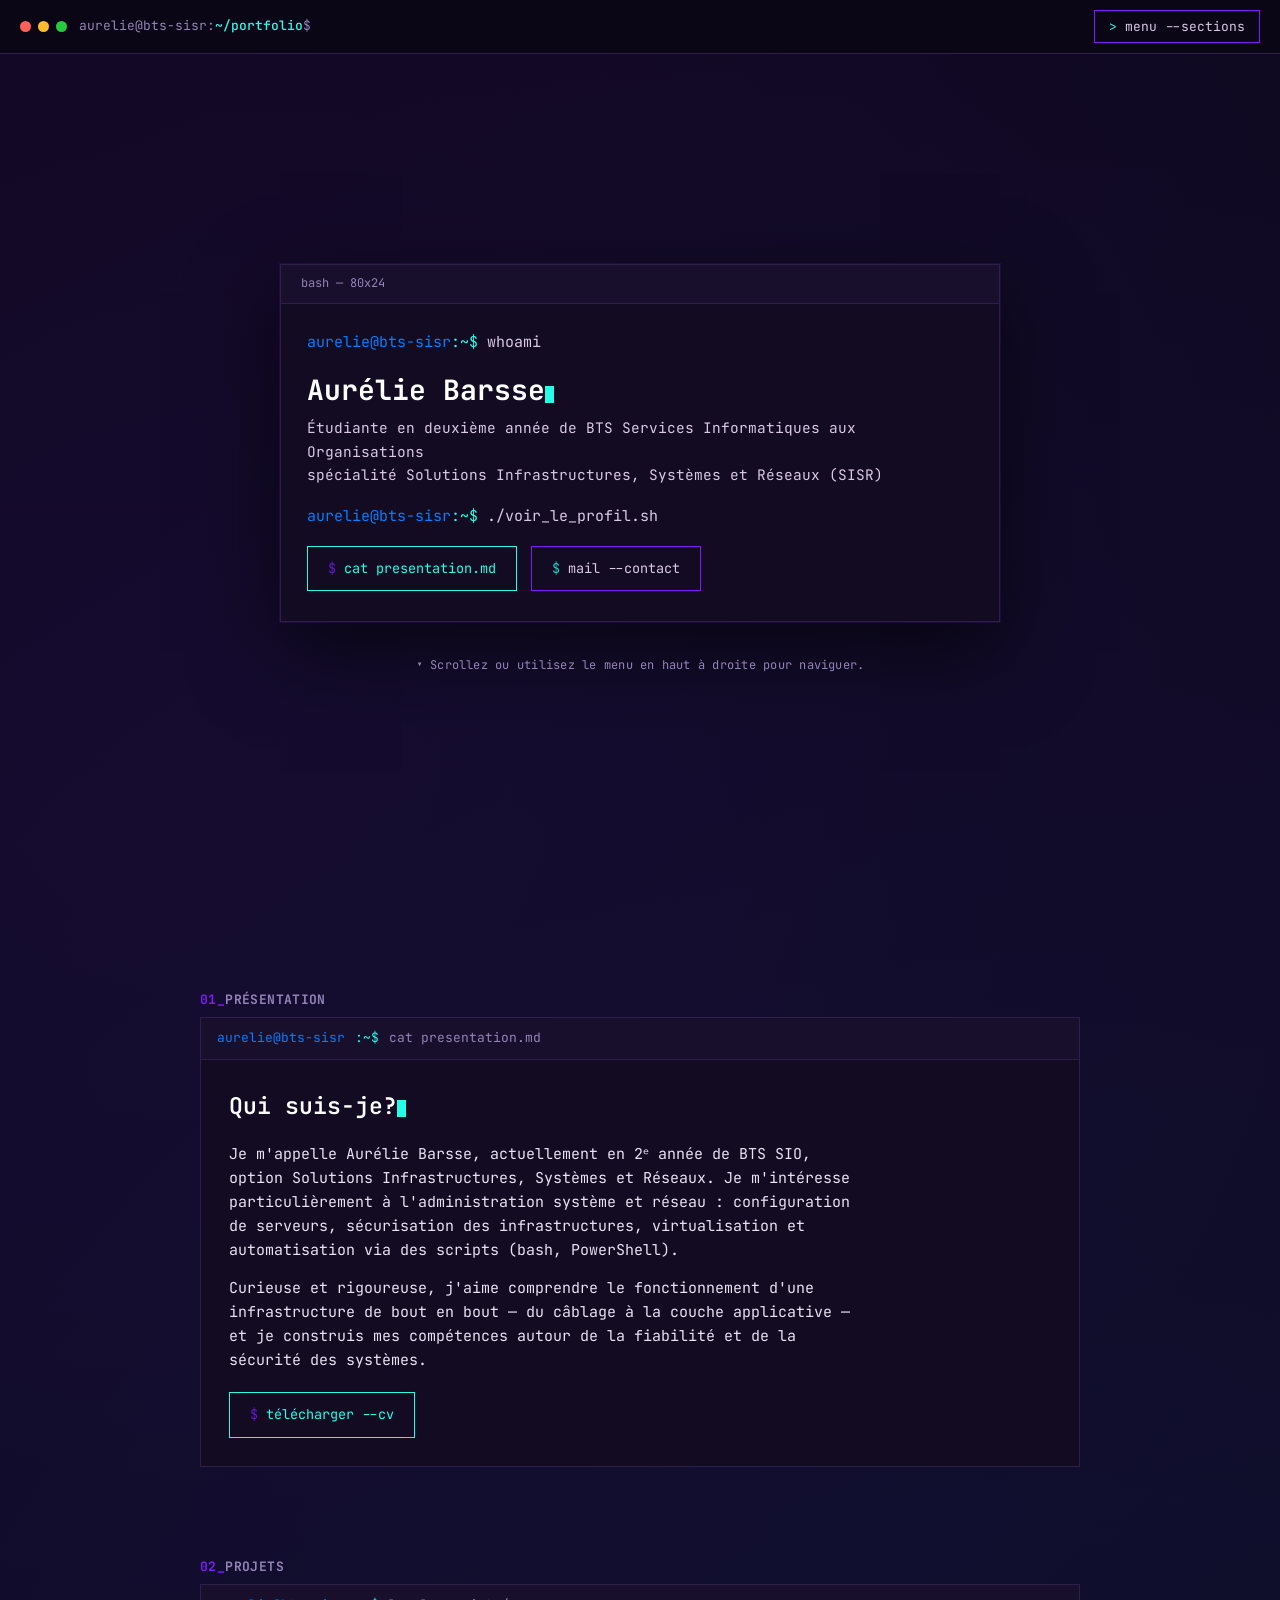
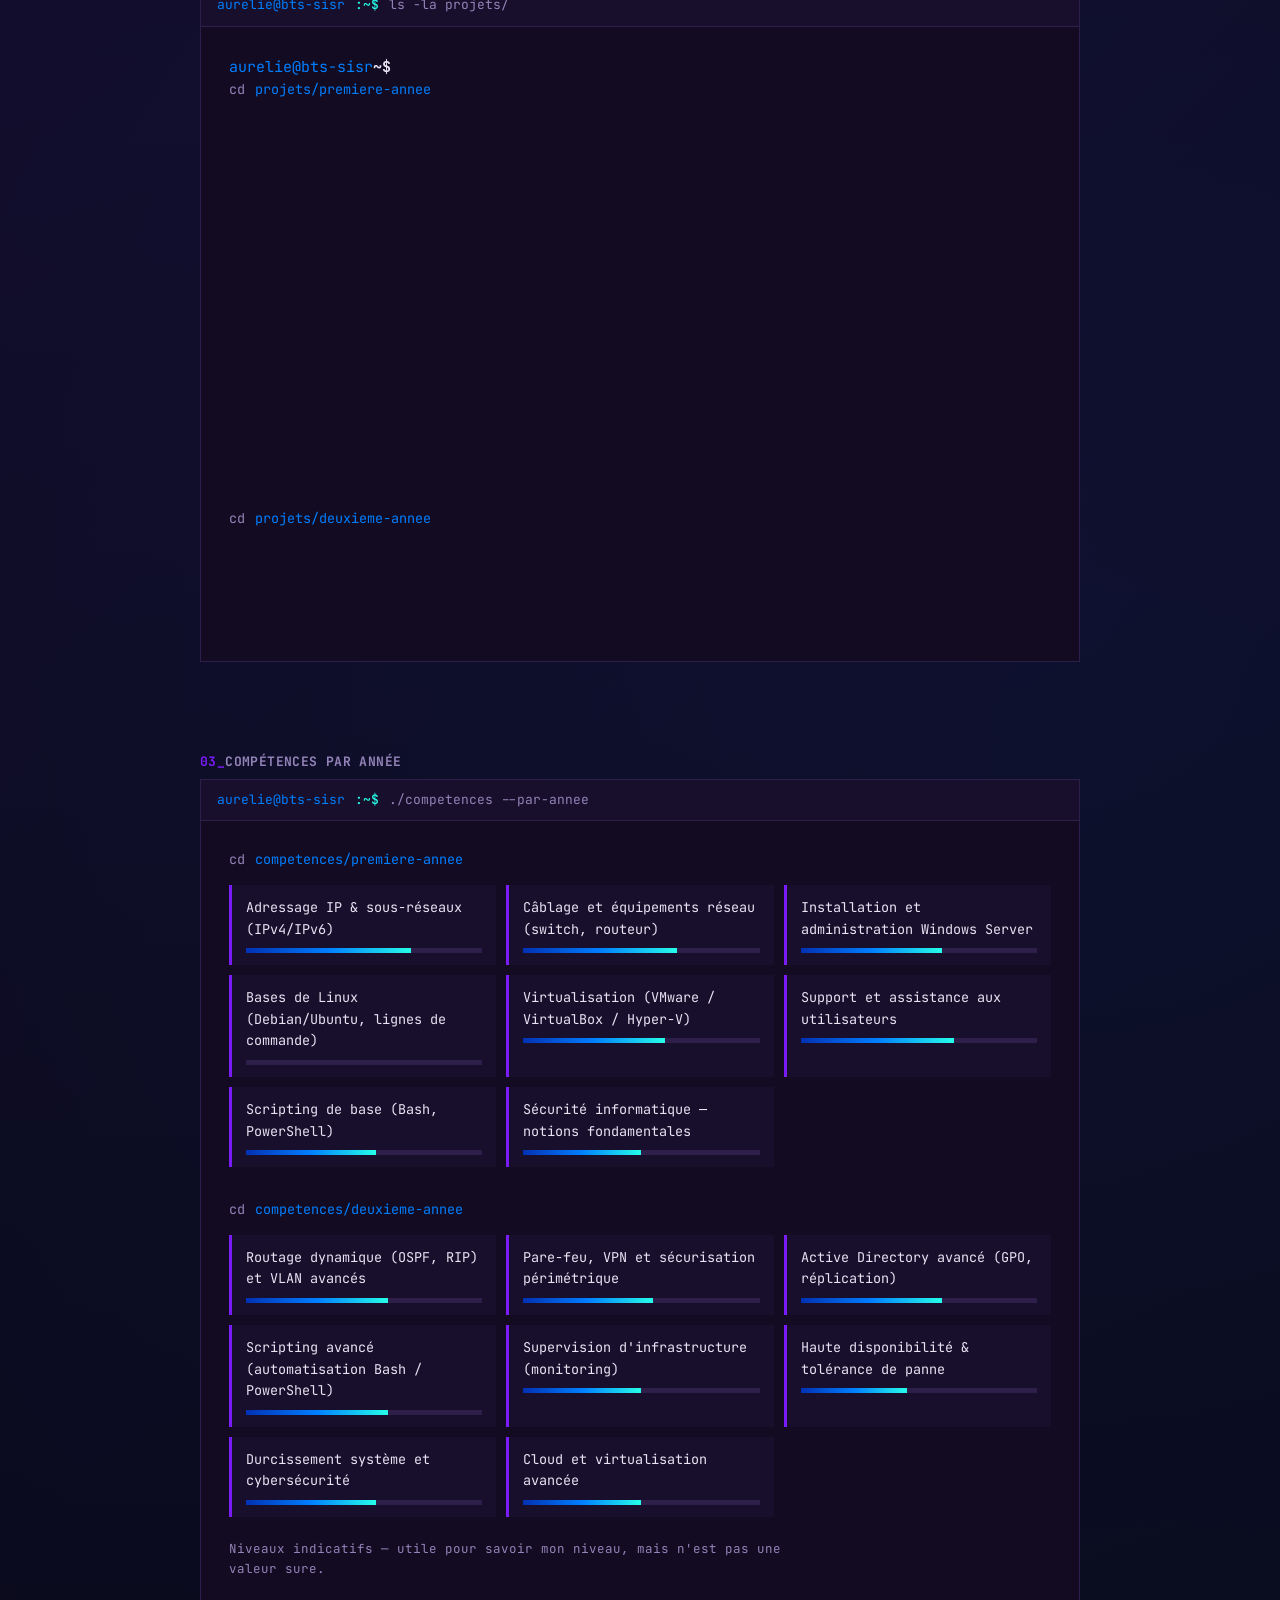
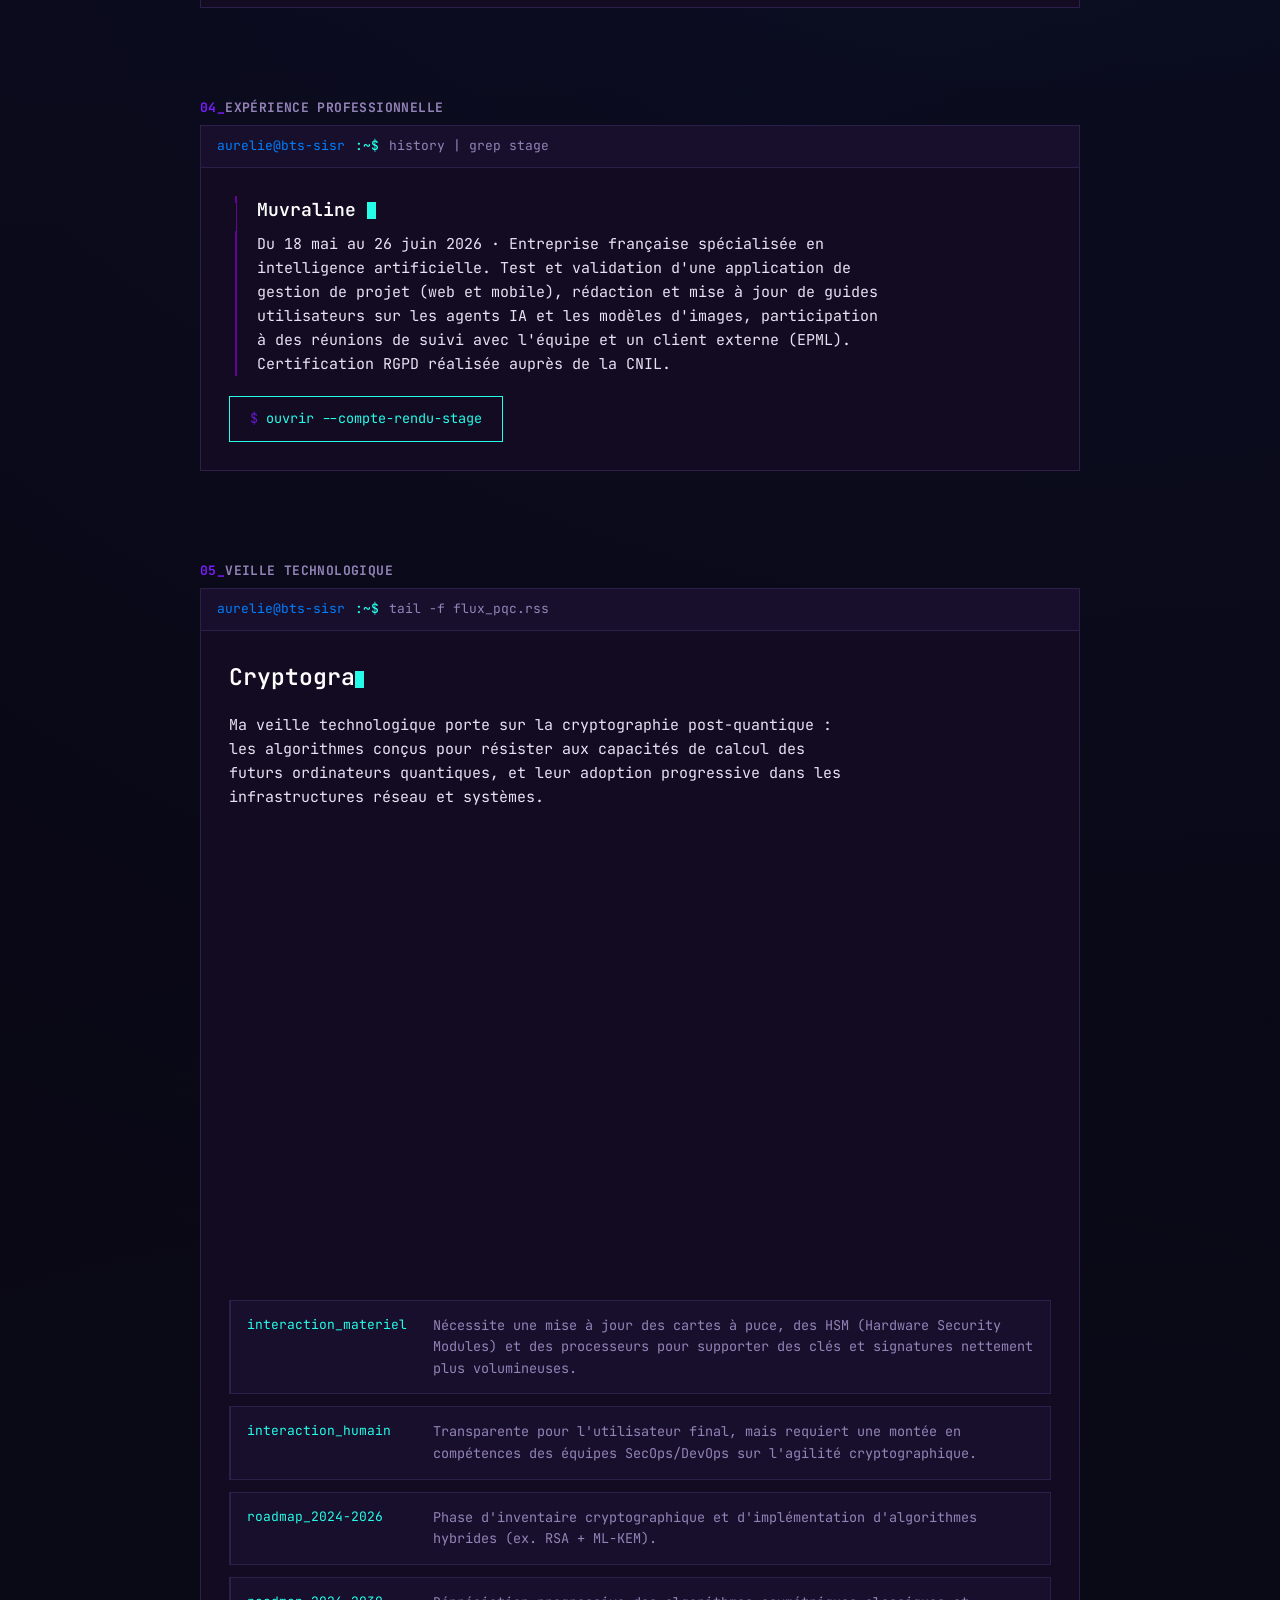
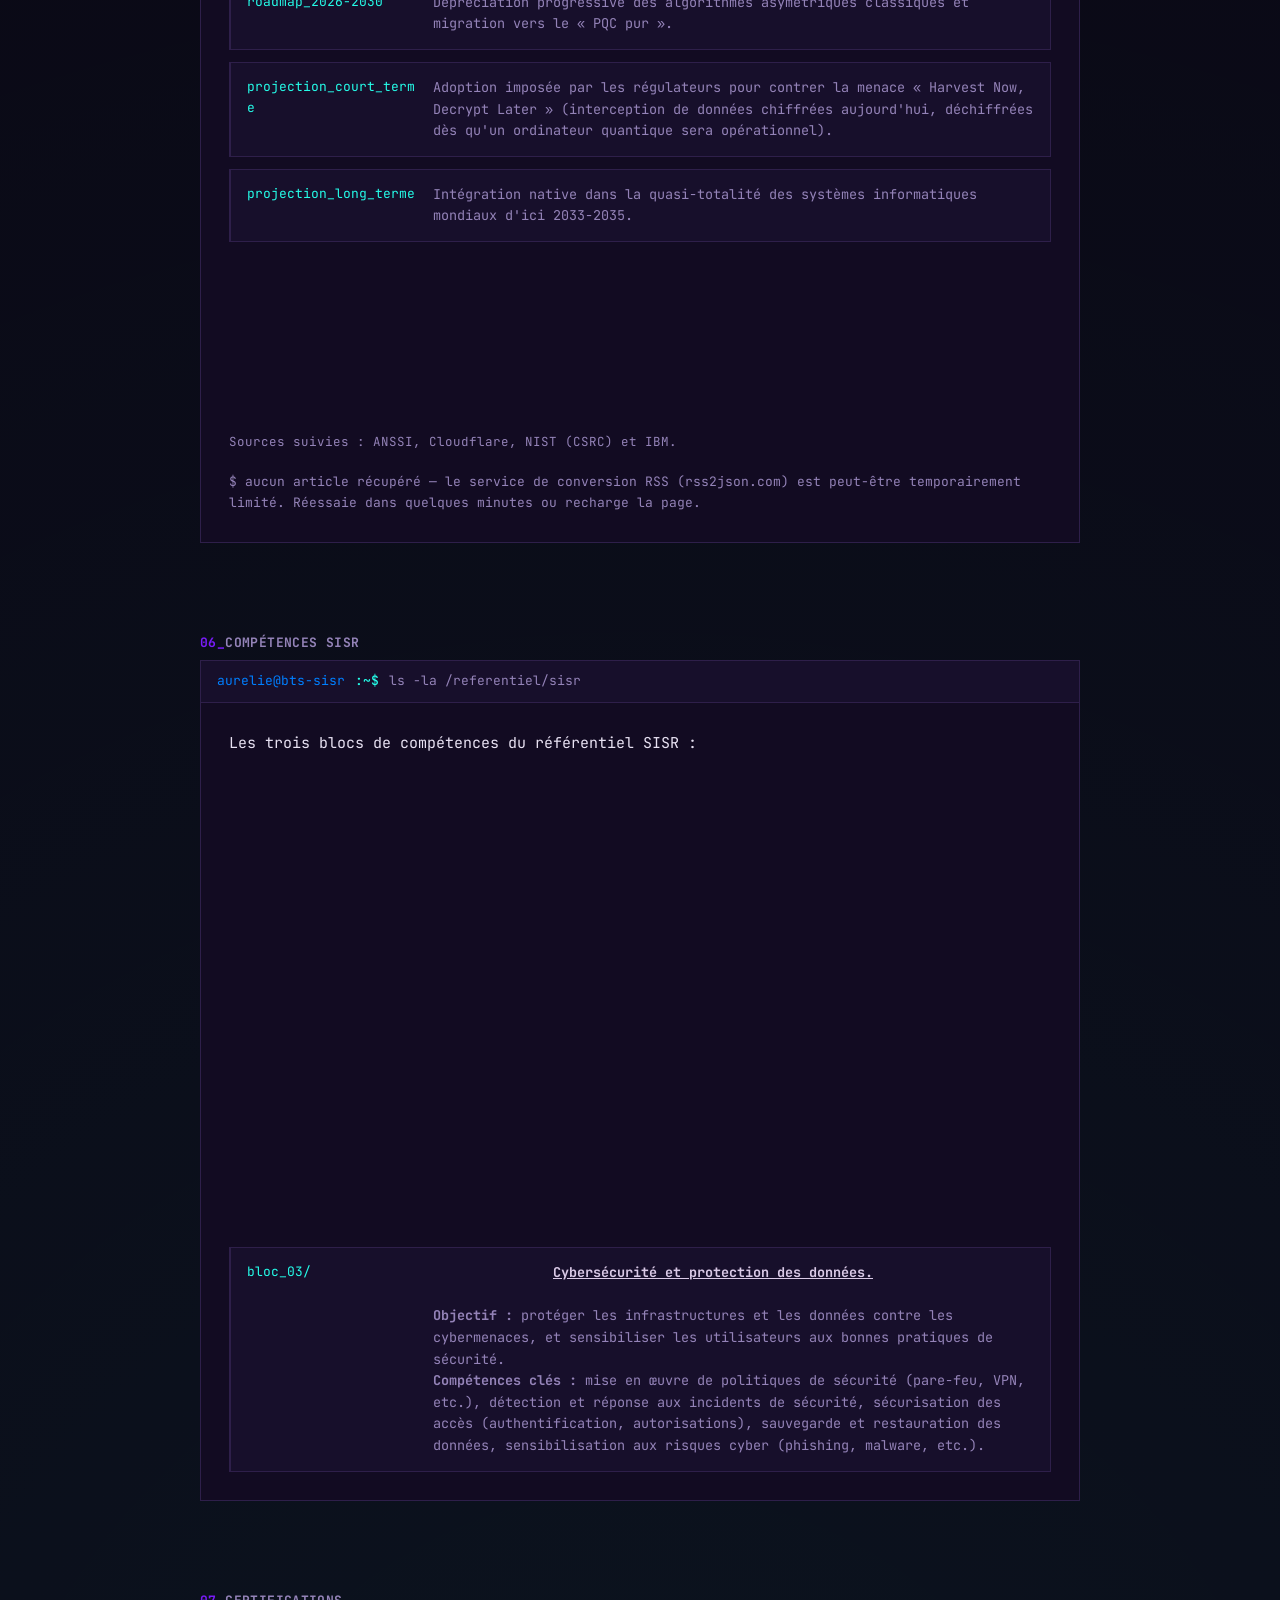
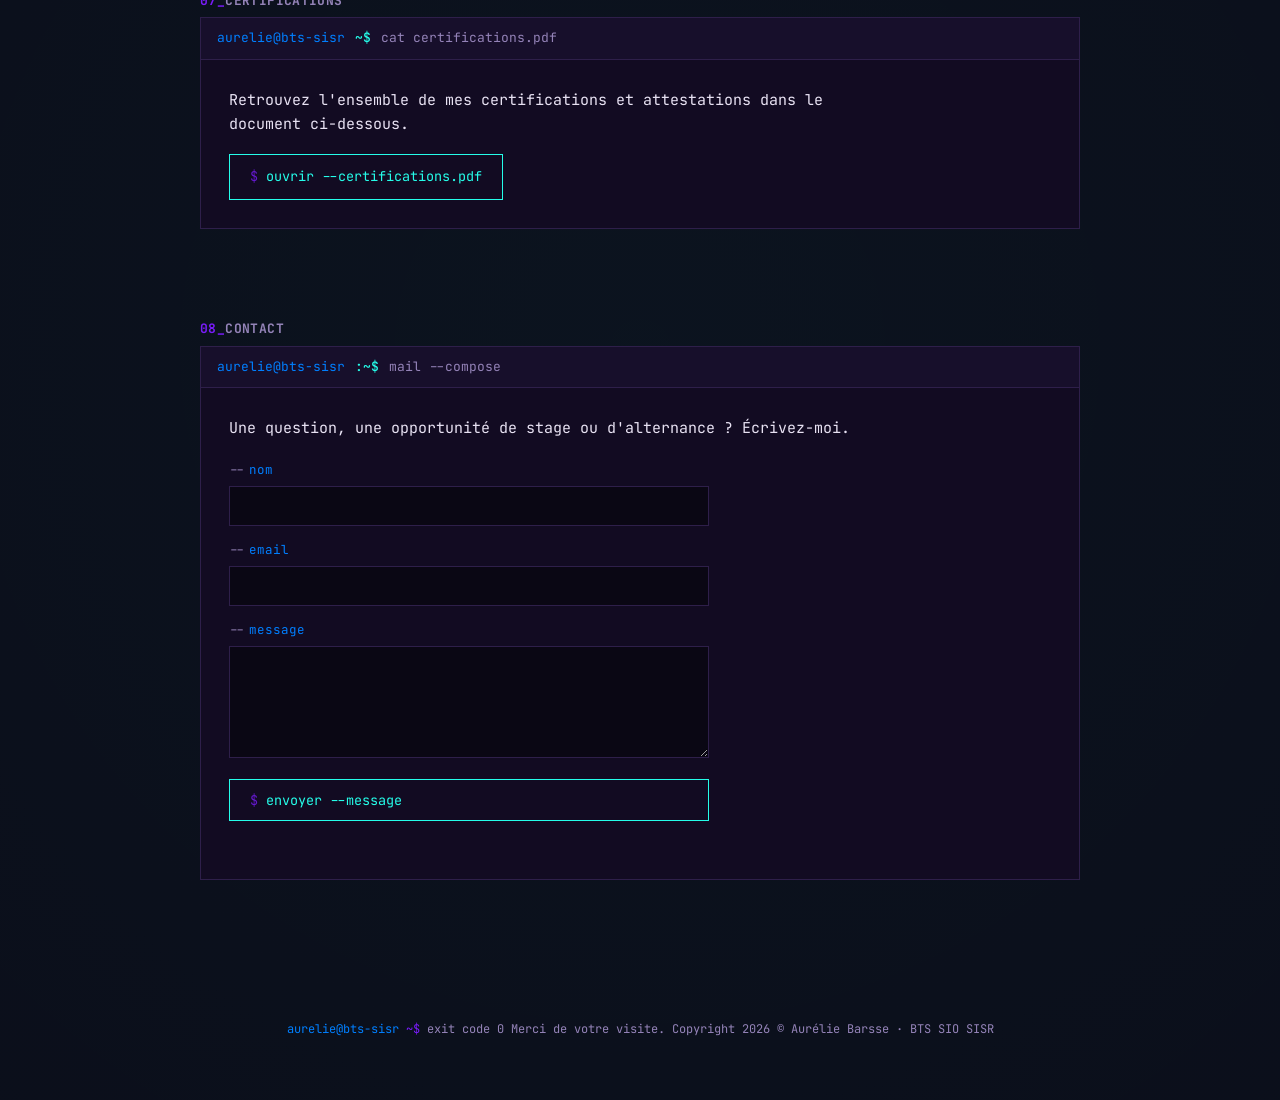
<file: index.html>
<!DOCTYPE html>
<html lang="fr">
<!-- <head>
<meta charset="UTF-8">
<meta name="viewport" content="width=device-width, initial-scale=1.0">
<title>Aurélie Barsse — BTS SIO SISR</title>
<link rel="preconnect" href="https://fonts.googleapis.com">
<link href="https://fonts.googleapis.com/css2?family=JetBrains+Mono:ital,wght@0,400;0,500;0,600;0,700;1,400&display=swap" rel="stylesheet">
<link rel="stylesheet" href="style.css">
</head> -->
<head>
<meta charset="UTF-8">
<meta name="viewport" content="width=device-width, initial-scale=1.0">
<title>Aurélie Barsse — BTS SIO SISR</title>
<meta name="description" content="Portfolio d'Aurélie Barsse, étudiante en 2ᵉ année de BTS SIO option SISR (Solutions Infrastructures, Systèmes et Réseaux). Projets réseau et virtualisation Proxmox, compétences en administration systèmes, veille sur la cryptographie post-quantique, expérience professionnelle, CV et certifications téléchargeables.">

<!-- Open Graph : aperçu du lien sur WhatsApp, Messenger, LinkedIn, Discord... -->
<!-- Remplace "https://ton-domaine.com/" par l'URL réelle de ton site une fois hébergé -->
<meta property="og:type" content="website">
<meta property="og:url" content="https://barsse.github.io/portfolio-barsse-aurelie2/">
<meta property="og:title" content="Ari Stophane — BTS SIO SISR">
<meta property="og:description" content="Portfolio d'Ari Stophane, étudiante en 2ᵉ année de BTS SIO option SISR. Projets réseau, virtualisation Proxmox, veille sur la cryptographie post-quantique, CV et certifications.">
<meta property="og:image" content="https://barsse.github.io/portfolio-barsse-aurelie2/og-image.png">
<meta property="og:locale" content="fr_FR">

<!-- Twitter / X Card -->
<meta name="twitter:card" content="summary_large_image">
<meta name="twitter:title" content="Ari Stophane — BTS SIO SISR">
<meta name="twitter:description" content="Portfolio d'Ari Stophane, étudiante en 2ᵉ année de BTS SIO option SISR. Projets réseau, virtualisation Proxmox, veille PQC, CV et certifications.">
<meta name="twitter:image" content="https://barsse.github.io/portfolio-barsse-aurelie2/og-image.png">

<link rel="preconnect" href="https://fonts.googleapis.com">
<link href="https://fonts.googleapis.com/css2?family=JetBrains+Mono:ital,wght@0,400;0,500;0,600;0,700;1,400&display=swap" rel="stylesheet">
<link rel="stylesheet" href="CSS/style.css">
</head>
<body>

<header class="topbar">
  <div style="display:flex; align-items:center; gap:12px;">
    <div class="dots"><span></span><span></span><span></span></div>
    <span class="path">aurelie@bts-sisr:<b>~/portfolio</b>$</span>
  </div>
  <div class="menu-wrap">
    <button class="menu-btn" id="menuBtn" aria-haspopup="true" aria-expanded="false">menu --sections</button>
    <nav class="dropdown" id="dropdownMenu" aria-label="Navigation principale">
      <a href="#accueil" style="--i:0"><span class="link-prompt">&gt;</span><span class="idx">00</span><span class="link-label"><h2 class="title"><span class="decrypt-text" data-decrypt-text="Accueil">Accueil</span></h2>
      <a href="#presentation" style="--i:1"><span class="link-prompt">&gt;</span><span class="idx">01</span><span class="link-label"><h2 class="title"><span class="decrypt-text" data-decrypt-text="Présentation">Présentation</span></h2>
      <a href="#projets" style="--i:2"><span class="link-prompt">&gt;</span><span class="idx">02</span><span class="link-label"><h2 class="title"><span class="decrypt-text" data-decrypt-text="Projets">Projets</span></h2>
      <a href="#competences" style="--i:3"><span class="link-prompt">&gt;</span><span class="idx">03</span><span class="link-label"><h2 class="title"><span class="decrypt-text" data-decrypt-text="compétences (1A / 2A)">compétences (1A / 2A)</span></h2>
      <a href="#experience" style="--i:4"><span class="link-prompt">&gt;</span><span class="idx">04</span><span class="link-label"><h2 class="title"><span class="decrypt-text" data-decrypt-text="Expérience professionnelle">Expérience professionnelle</span></h2>
      <a href="#veille" style="--i:5"><span class="link-prompt">&gt;</span><span class="idx">05</span><span class="link-label"><h2 class="title"><span class="decrypt-text" data-decrypt-text="Veille technologique - PQC">Veille technologique - PQC</span></h2>
      <a href="#sisr" style="--i:6"><span class="link-prompt">&gt;</span><span class="idx">06</span><span class="link-label"><h2 class="title"><span class="decrypt-text" data-decrypt-text="Compétences SISR">Compétences SISR</span></h2>
      <a href="#certifications" style="--i:7"><span class="link-prompt">&gt;</span><span class="idx">07</span><span class="link-label"><h2 class="title"><span class="decrypt-text" data-decrypt-text="Certifications">Certifications</span></h2>
      <a href="#contact" style="--i:8"><span class="link-prompt">&gt;</span><span class="idx">08</span><span class="link-label"><h2 class="title"><span class="decrypt-text" data-decrypt-text="Contact">Contact</span></h2></span></a>
    </nav>
  </div>
</header>

<!-- ============ HERO / ACCUEIL ============ -->
<section id="accueil" class="hero" style="padding-top:20;">
  <div class="terminal-card">
    <div class="bar">
      <div class="dots"><span></span><span></span><span></span></div>
      <span>bash — 80x24</span>
    </div>
    <div class="body">
      <div class="line"><span class="prompt-user">aurelie@bts-sisr</span><span class="prompt">:~$</span> <span class="cmd">whoami</span></div>
      <div class="out-name typewriter" data-type-text="Aurélie Barsse">Aurélie Barsse<span class="cursor"></span></div>
      <div class="out-role">Étudiante en deuxième année de BTS Services Informatiques aux Organisations<br>spécialité Solutions Infrastructures, Systèmes et Réseaux (SISR)</div>
      <div class="line"><span class="prompt-user">aurelie@bts-sisr</span><span class="prompt">:~$</span> <span class="cmd">./voir_le_profil.sh</span></div>
      <div style="margin-top:18px; display:flex; gap:14px; flex-wrap:wrap;">
        <a class="btn" href="#presentation">cat presentation.md</a>
        <a class="btn alt" href="#contact">mail --contact</a>
      </div>
    </div>
  </div>
  <div class="scroll-hint">▾ Scrollez ou utilisez le menu en haut à droite pour naviguer.</div>
</section>

<main>

  <!-- ============ PRÉSENTATION ============ -->
  <section id="presentation">
    <h2 class="title"><span class="n">01_</span>PRÉSENTATION</h2>
    <div class="pane">
      <div class="bar"><span class="prompt-user">aurelie@bts-sisr</span><span class="prompt">:~$</span> cat presentation.md</div>
      <div class="content">
        <h3 class="big typewriter" data-type-text="Qui suis-je?">Qui suis-je ?<span class="cursor"></span></h3>
        <p>
          Je m'appelle Aurélie Barsse, actuellement en 2ᵉ année de BTS SIO,
          option Solutions Infrastructures, Systèmes et Réseaux. Je m'intéresse
          particulièrement à l'administration système et réseau : configuration
          de serveurs, sécurisation des infrastructures, virtualisation et
          automatisation via des scripts (bash, PowerShell).
        </p>
        <p>
          <!-- Texte de présentation à personnaliser : parcours, motivations, ce que tu recherches (alternance, stage, poste). -->
          Curieuse et rigoureuse, j'aime comprendre le fonctionnement d'une
          infrastructure de bout en bout — du câblage à la couche applicative —
          et je construis mes compétences autour de la fiabilité et de la
          sécurité des systèmes.
        </p>
        <div style="margin-top:20px;">
          <a class="btn" href="CV_Barsse-Aurelie.pdf" target="_blank" rel="noopener">télécharger --cv</a>
        </div>
      </div>
    </div>
  </section>

  <!-- ============ PROJETS ============ -->
  <section id="projets">
    <h2 class="title"><span class="n">02_</span>PROJETS</h2>
    <div class="pane">
      <div class="bar"><span class="prompt-user">aurelie@bts-sisr</span><b>:~$</b> ls -la projets/</div>
      <div class="content">
        <div class="subsection" id="projets-1a">
          <span class="prompt-user">aurelie@bts-sisr</span><b>~$</b><div class="sub-head">projets/premiere-annee</div>
          <div class="cards">
            <div class="card">
              <div class="card-head"><span class="name">ANASANG — Analyse d'un système existant</span><span class="tag">1A</span></div>
              <p>Audit du parc informatique du laboratoire ANASANG (serveurs, postes clients, commutateur, pare-feu, NAS), préconisations de renouvellement matériel/logiciel et définition de l'adressage réseau. Projet réalisé en équipe de 3.</p>
              <div style="margin-top:12px;">
                <a class="btn" href="projet-anasang-analyse.pdf" target="_blank" rel="noopener">voir --document</a>
              </div>
            </div>
            <div class="card">
              <div class="card-head"><span class="name">Virtualisation Proxmox — Étude de faisabilité</span><span class="tag">1A</span></div>
              <p>Étude comparative des hyperviseurs de type 1 et type 2, analyse des prérequis matériels de Proxmox VE et validation de la faisabilité du projet de virtualisation pour ANASANG.</p>
              <div style="margin-top:12px;">
                <a class="btn" href="projet-proxmox-etude.pdf" target="_blank" rel="noopener">voir --document</a>
              </div>
            </div>
            <div class="card">
              <div class="card-head"><span class="name">Virtualisation Proxmox — Annexe technique</span><span class="tag">1A</span></div>
              <p>Procédure pas à pas : création d'une clé bootable, installation de Proxmox VE et mise en place d'une première machine virtuelle.</p>
              <div style="margin-top:12px;">
                <a class="btn" href="projet-proxmox-annexe.pdf" target="_blank" rel="noopener">voir --document</a>
              </div>
            </div>
          </div>
        </div>

        <div class="subsection" id="projets-2a">
          <div class="sub-head">projets/deuxieme-annee</div>
          <div class="cards">
            <div class="card">
              <div class="card-head"><span class="name">Projet 2A — à venir</span><span class="tag">2A</span></div>
              <p>Projet à venir au cours de l'année.</p>
            </div>
            <div class="card">
              <div class="card-head"><span class="name">Projet 2A — à venir</span><span class="tag">2A</span></div>
              <p>Projet à venir au cours de l'année.</p>
            </div>
          </div>
        </div>

      </div>
    </div>
  </section>

  <!-- ============ COMPÉTENCES 1A / 2A ============ -->
  <section id="competences">
    <h2 class="title"><span class="n">03_</span>COMPÉTENCES PAR ANNÉE</h2>
    <div class="pane">
      <div class="bar"><span class="prompt-user">aurelie@bts-sisr</span><b>:~$</b> ./competences --par-annee</div>
      <div class="content">
        <div class="subsection">
          <div class="sub-head">competences/premiere-annee</div>
          <div class="skill-grid">
            <div class="skill">Adressage IP &amp; sous-réseaux (IPv4/IPv6)<div class="lvl"><i data-level="70"></i></div></div>
            <div class="skill">Câblage et équipements réseau (switch, routeur)<div class="lvl"><i data-level="65"></i></div></div>
            <div class="skill">Installation et administration Windows Server<div class="lvl"><i data-level="60"></i></div></div>
            <div class="skill">Bases de Linux (Debian/Ubuntu, lignes de commande)<div class="lvl"><i data-level="65"></i></div></div>
            <div class="skill">Virtualisation (VMware / VirtualBox / Hyper-V)<div class="lvl"><i data-level="60"></i></div></div>
            <div class="skill">Support et assistance aux utilisateurs<div class="lvl"><i data-level="65"></i></div></div>
            <div class="skill">Scripting de base (Bash, PowerShell)<div class="lvl"><i data-level="55"></i></div></div>
            <div class="skill">Sécurité informatique — notions fondamentales<div class="lvl"><i data-level="50"></i></div></div>
          </div>
        </div>

        <div class="subsection">
          <div class="sub-head">competences/deuxieme-annee</div>
          <div class="skill-grid">
            <div class="skill">Routage dynamique (OSPF, RIP) et VLAN avancés<div class="lvl"><i data-level="60"></i></div></div>
            <div class="skill">Pare-feu, VPN et sécurisation périmétrique<div class="lvl"><i data-level="55"></i></div></div>
            <div class="skill">Active Directory avancé (GPO, réplication)<div class="lvl"><i data-level="60"></i></div></div>
            <div class="skill">Scripting avancé (automatisation Bash / PowerShell)<div class="lvl"><i data-level="60"></i></div></div>
            <div class="skill">Supervision d'infrastructure (monitoring)<div class="lvl"><i data-level="50"></i></div></div>
            <div class="skill">Haute disponibilité &amp; tolérance de panne<div class="lvl"><i data-level="45"></i></div></div>
            <div class="skill">Durcissement système et cybersécurité<div class="lvl"><i data-level="55"></i></div></div>
            <div class="skill">Cloud et virtualisation avancée<div class="lvl"><i data-level="50"></i></div></div>
          </div>
        </div>
        <p style="margin-top:22px; font-size:12.5px; color:var(--text-dim);">
          <!-- Les pourcentages sont indicatifs, ajuste-les selon ton niveau réel. -->
          Niveaux indicatifs — utile pour savoir mon niveau, mais n'est pas une valeur sure.
        </p>
      </div>
    </div>
  </section>

  <!-- ============ EXPÉRIENCE PROFESSIONNELLE ============ -->
  <section id="experience">
    <h2 class="title"><span class="n">04_</span>EXPÉRIENCE PROFESSIONNELLE</h2>
    <div class="pane">
      <div class="bar"><span class="prompt-user">aurelie@bts-sisr</span><b>:~$</b> history | grep stage</div>
      <div class="content">
        <div class="timeline-exp">
          <div>
            <span class="dot"></span>
            <h3 class="big typewriter" data-type-text="Muvraline — Testeuse de solution &amp; rédactrice de guides utilisateurs" style="display:inline; font-size:18px;">Muvraline — Testeuse de solution &amp; rédactrice de guides utilisateurs<span class="cursor"></span></h3>
            <p style="margin-top:8px;">
              Du 18 mai au 26 juin 2026 · Entreprise française spécialisée en intelligence
              artificielle. Test et validation d'une application de gestion de projet
              (web et mobile), rédaction et mise à jour de guides utilisateurs sur les
              agents IA et les modèles d'images, participation à des réunions de suivi
              avec l'équipe et un client externe (EPML). Certification RGPD réalisée
              auprès de la CNIL.
            </p>
          </div>
        </div>
        <div style="margin-top:20px;">
          <a class="btn" href="rapport-stage.pdf" target="_blank" rel="noopener">ouvrir --compte-rendu-stage</a>
        </div>
      </div>
    </div>
  </section>

  <!-- ============ VEILLE TECHNOLOGIQUE — PQC ============ -->
  <section id="veille">
    <h2 class="title"><span class="n">05_</span>VEILLE TECHNOLOGIQUE</h2>
    <div class="pane">
      <div class="bar"><span class="prompt-user">aurelie@bts-sisr</span><b>:~$</b> tail -f flux_pqc.rss</div>
      <div class="content">
        <h3 class="big typewriter"  data-type-text="Cryptographie post-quantique (PQC)">Cryptographie post-quantique (PQC)<span class="cursor"></span></h3>
        <p>
          Ma veille technologique porte sur la cryptographie post-quantique :
          les algorithmes conçus pour résister aux capacités de calcul des
          futurs ordinateurs quantiques, et leur adoption progressive dans les
          infrastructures réseau et systèmes.
        </p>

        <div class="sisr-list" style="margin-top:20px;">
          <div class="sisr-item">
            <span class="code">date_existence</span>
            <span class="desc">Concept théorique né au début des années 2000, après l'algorithme de Shor (1994). Transition industrielle amorcée en 2016 avec le processus de standardisation du NIST, aboutissant en août 2024 aux premiers standards officiels (FIPS 203, 204 et 205).</span>
          </div>
          <div class="sisr-item">
            <span class="code">domaine_activite</span>
            <span class="desc">Cybersécurité, télécommunications, secteur bancaire, défense et cloud. Objectif : remplacer RSA et ECC pour sécuriser les échanges VPN/TLS, la signature de documents, l'authentification et le chiffrement des données stockées.</span>
          </div>
          <div class="sisr-item">
            <span class="code">descriptif_techno</span>
            <span class="desc">Algorithmes mathématiques — principalement basés sur les réseaux euclidiens (ML-KEM/Kyber, ML-DSA/Dilithium) — reposant sur des problèmes trop complexes à résoudre en un temps raisonnable, même pour un ordinateur quantique.</span>
          </div>
          <div class="sisr-item">
            <span class="code">interaction_systemes</span>
            <span class="desc">S'intègre aux bibliothèques cryptographiques (OpenSSL, BoringSSL), aux protocoles réseau (TLS 1.3, IPsec, SSH) et aux certificats PKI.</span>
          </div>
          <div class="sisr-item">
            <span class="code">interaction_materiel</span>
            <span class="desc">Nécessite une mise à jour des cartes à puce, des HSM (Hardware Security Modules) et des processeurs pour supporter des clés et signatures nettement plus volumineuses.</span>
          </div>
          <div class="sisr-item">
            <span class="code">interaction_humain</span>
            <span class="desc">Transparente pour l'utilisateur final, mais requiert une montée en compétences des équipes SecOps/DevOps sur l'agilité cryptographique.</span>
          </div>
          <div class="sisr-item">
            <span class="code">roadmap_2024-2026</span>
            <span class="desc">Phase d'inventaire cryptographique et d'implémentation d'algorithmes hybrides (ex. RSA + ML-KEM).</span>
          </div>
          <div class="sisr-item">
            <span class="code">roadmap_2026-2030</span>
            <span class="desc">Dépréciation progressive des algorithmes asymétriques classiques et migration vers le « PQC pur ».</span>
          </div>
          <div class="sisr-item">
            <span class="code">projection_court_terme</span>
            <span class="desc">Adoption imposée par les régulateurs pour contrer la menace « Harvest Now, Decrypt Later » (interception de données chiffrées aujourd'hui, déchiffrées dès qu'un ordinateur quantique sera opérationnel).</span>
          </div>
          <div class="sisr-item">
            <span class="code">projection_long_terme</span>
            <span class="desc">Intégration native dans la quasi-totalité des systèmes informatiques mondiaux d'ici 2033-2035.</span>
          </div>
          <div class="sisr-item">
            <span class="code">maintenance_communautaire</span>
            <span class="desc">Standardisation ouverte (NIST, IETF, ISO) et projets open source, notamment Open Quantum Safe (liboqs).</span>
          </div>
          <div class="sisr-item">
            <span class="code">maintenance_entreprise</span>
            <span class="desc">Éditeurs majeurs (IBM, Cloudflare, Microsoft, Thales, Red Hat) intégrant ces algorithmes dans leurs suites logicielles avec support entreprise.</span>
          </div>
        </div>

        <p style="font-size:12.5px; color:var(--text-dim); margin-top:20px;">
          Sources suivies : ANSSI, Cloudflare, NIST (CSRC) et IBM.
        </p>
        <div id="rssContainer" class="rss-list" style="margin-top:20px;">
          <div class="rss-loading">$ chargement des flux RSS...</div>
        </div>
      </div>
    </div>
  </section>

  <!-- ============ COMPÉTENCES SISR ============ -->
  <section id="sisr">
    <h2 class="title"><span class="n">06_</span>COMPÉTENCES SISR</h2>
    <div class="pane">
      <div class="bar"><span class="prompt-user">aurelie@bts-sisr</span><b>:~$</b> ls -la /referentiel/sisr</div>
      <div class="content">
        <p style="margin-bottom:20px;">Les trois blocs de compétences du référentiel SISR :</p>
        <div class="sisr-list">
          <div class="sisr-item">
            <span class="code">bloc_01/</span>
            <span class="desc"><b><p class="centred-underlined-text">Support et mise à disposition de services informatiques.</p></b><br>
<b>Objectif:</b> assurer le support aux utilisateurs, installer, configurer et maintenir des postes de travail, des serveurs, des équipements réseau et des services associés. <br>
<b>Compétences clés:</b> gestion des incidents et des demandes d'assistance, déploiement et maintenance des postes clients et des serveurs, configuration des services réseau (DHCP, DNS, etc.), sécurisation des équipements et des données.</span>
          </div>
          <div class="sisr-item">
            <span class="code">bloc_02/</span>
            <span class="desc"><b><p class="centred-underlined-text">Administration des systèmes et des réseaux.</p></b> <br>
<b>Objectif :</b> administrer et superviser les infrastructures système et réseau pour garantir leur disponibilité, performance et sécurité.<br>
<b>Compétences clés :</b> administration des systèmes d'exploitation (Windows Server, Linux, etc.), gestion des réseaux locaux (LAN) et étendus (WAN), configuration des équipements actifs (routeurs, switchs, pare-feu), surveillance et optimisation des performances, mise en place de solutions de sauvegarde et de reprise d'activité.</span>
          </div>
          <div class="sisr-item">
            <span class="code">bloc_03/</span>
            <span class="desc"><b><p class="centred-underlined-text"> Cybersécurité et protection des données.</p></b><br>
<b>Objectif :</b> protéger les infrastructures et les données contre les cybermenaces, et sensibiliser les utilisateurs aux bonnes pratiques de sécurité.<br>
<b>Compétences clés :</b> mise en œuvre de politiques de sécurité (pare-feu, VPN, etc.), détection et réponse aux incidents de sécurité, sécurisation des accès (authentification, autorisations), sauvegarde et restauration des données, sensibilisation aux risques cyber (phishing, malware, etc.). </span>
          </div>
        </div>
      </div>
    </div>
  </section>

  <!-- ============ CERTIFICATIONS ============ -->
  <section id="certifications">
    <h2 class="title"><span class="n">07_</span>CERTIFICATIONS</h2>
    <div class="pane">
      <div class="bar"><span class="prompt-user">aurelie@bts-sisr</span><b>~$</b> cat certifications.pdf</div>
      <div class="content">
        <p>
          <!-- Liste ici tes certifications obtenues ou en cours (ex : PIX, TOSA, Cisco CCNA, etc.). -->
          Retrouvez l'ensemble de mes certifications et attestations dans le
          document ci-dessous.
        </p>
        <div style="margin-top:18px;">
          <a class="btn" href="404.html" target="_blank" rel="noopener">ouvrir --certifications.pdf</a>
        </div>
      </div>
    </div>
  </section>

  <!-- ============ CONTACT ============ -->
  <section id="contact">
    <h2 class="title"><span class="n">08_</span>CONTACT</h2>
    <div class="pane">
      <div class="bar"><span class="prompt-user">aurelie@bts-sisr</span><b>:~$</b> mail --compose</div>
      <div class="content">
        <p style="margin-bottom:20px;">Une question, une opportunité de stage ou d'alternance ? Écrivez-moi.</p>
        <form class="contact" id="contactForm">
          <div class="field">
            <label for="nom">nom</label>
            <input type="text" id="nom" name="nom" required>
          </div>
          <div class="field">
            <label for="email">email</label>
            <input type="email" id="email" name="email" required>
          </div>
          <div class="field">
            <label for="message">message</label>
            <textarea id="message" name="message" rows="5" required></textarea>
          </div>
          <button type="submit" class="btn">envoyer --message</button>
          <div class="form-status" id="formStatus"></div>
        </form>
      </div>
    </div>
  </section>

</main>

<footer>
  <span class="prompt-user">aurelie@bts-sisr</span><span class="prompt"> ~$</span> exit code 0
  Merci de votre visite. 
  Copyright 2026 © Aurélie Barsse · BTS SIO SISR
</footer>

<script src="js/script.js"></script>

</body>
</html>
</file>
<file: CSS/style.css>
:root{
    --violet:#791CF8;
    --violet-dark:#660099;
    --lavande:#D9C9E6;
    --bleu-reseau:#007FFF;
    --bleu-fonce:#0131B4;
    --cyan:#25FDE9;
    --bg:#0A0714;
    --bg-panel:#120B22;
    --bg-panel-2:#170F2B;
    --border:#2E1F4A;
    --text:#E8E2F3;
    --text-dim:#9483B8;
  }

  *{box-sizing:border-box; margin:0; padding:0;}

  html{scroll-behavior:smooth;}

  body{
    background:var(--bg);
    color:var(--text);
    font-family:'JetBrains Mono', monospace;
    line-height:1.6;
    font-size:15px;
    background-image:
      radial-gradient(circle at 15% 10%, rgba(121,28,248,0.10), transparent 40%),
      radial-gradient(circle at 85% 30%, rgba(0,127,255,0.08), transparent 45%),
      radial-gradient(circle at 50% 90%, rgba(37,253,233,0.05), transparent 40%);
  }

  a{color:inherit; text-decoration:none;}

  ::selection{ background:var(--violet); color:#fff; }

  /* ---------- scrollbar ---------- */
  ::-webkit-scrollbar{width:10px;}
  ::-webkit-scrollbar-track{background:var(--bg);}
  ::-webkit-scrollbar-thumb{background:var(--violet-dark); border-radius:0;}

  /* ---------- top bar / nav ---------- */
  header.topbar{
    position:fixed; top:0; left:0; right:0; z-index:100;
    background:rgba(10,7,20,0.9);
    backdrop-filter:blur(6px);
    border-bottom:1px solid var(--border);
    display:flex; align-items:center; justify-content:space-between;
    padding:10px 20px;
  }
  .topbar .dots{display:flex; gap:7px;}
  .topbar .dots span{width:11px; height:11px; border-radius:50%; display:inline-block;}
  .dots span:nth-child(1){background:#FF5F56;}
  .dots span:nth-child(2){background:#FFBD2E;}
  .dots span:nth-child(3){background:#27C93F;}
  .topbar .path{color:var(--text-dim); font-size:13px; white-space:nowrap; overflow:hidden; text-overflow:ellipsis;}
  .topbar .path b{color:var(--cyan); font-weight:500;}

  .menu-wrap{position:relative;}
  .menu-btn{
    background:transparent;
    border:1px solid var(--violet);
    color:var(--lavande);
    font-family:inherit;
    font-size:13px;
    padding:7px 14px;
    cursor:pointer;
    transition:background .15s ease, color .15s ease;
  }
  .menu-btn:hover, .menu-btn:focus-visible{background:var(--violet); color:#fff;}
  .menu-btn::before{content:"> "; color:var(--cyan);}
  .menu-btn .chevron{
    display:inline-block;
    margin-left:6px;
    transition:transform .25s ease;
  }
  .menu-btn[aria-expanded="true"] .chevron{
    transform:rotate(180deg);
  }

  .dropdown{
    position:absolute; top:calc(100% + 6px); right:0;
    background:var(--bg-panel);
    border:1px solid var(--violet-dark);
    min-width:260px;
    box-shadow:0 10px 30px rgba(0,0,0,0.5);
    display:flex;
    flex-direction:column;
    padding:6px 0;
    overflow:hidden;
    opacity:0;
    visibility:hidden;
    pointer-events:none;
    transform:translateY(-8px);
    transition:opacity .25s ease, transform .25s ease, visibility .25s;
  }
  .dropdown.open{
    opacity:1;
    visibility:visible;
    pointer-events:auto;
    transform:translateY(0);
  }
  /* ligne de scan qui balaie le menu à l'ouverture */
  .dropdown::after{
    content:"";
    position:absolute;
    left:0; right:0; top:0;
    height:2px;
    background:var(--cyan);
    box-shadow:0 0 8px var(--cyan), 0 0 16px var(--cyan);
    opacity:0;
    pointer-events:none;
  }
  .dropdown.open::after{
    animation:scanLine .5s ease-out;
  }
  @keyframes scanLine{
    0%{ top:0; opacity:1; }
    85%{ opacity:1; }
    100%{ top:100%; opacity:0; }
  }
  .dropdown a{
    padding:9px 16px;
    font-size:13.5px;
    color:var(--text);
    border-left:2px solid transparent;
    display:flex; gap:8px; align-items:baseline;
  }
  .dropdown a:hover, .dropdown a:focus-visible{
    background:var(--bg-panel-2);
    border-left:2px solid var(--cyan);
    color:var(--cyan);
  }
  .dropdown a .idx{color:var(--text-dim); font-size:12px;}
  .dropdown a:hover .idx{color:var(--violet);}

  /* effet "sortie de commande" : le > clignote puis le texte apparaît */
  .dropdown a .link-prompt{
    color:var(--cyan);
    opacity:0;
  }
  .dropdown a .idx,
  .dropdown a .link-label{
    opacity:0;
    transform:translateX(-4px);
    transition:opacity .25s ease, transform .25s ease;
    transition-delay:calc(var(--i, 0) * 45ms + 150ms);
  }
  @keyframes promptBlink{
    0%{ opacity:0; }
    30%{ opacity:1; }
    55%{ opacity:0; }
    80%{ opacity:1; }
    100%{ opacity:1; }
  }
  .dropdown.open a .link-prompt{
    animation:promptBlink .4s steps(1) forwards;
    animation-delay:calc(var(--i, 0) * 45ms);
  }
  .dropdown.open a .idx,
  .dropdown.open a .link-label{
    opacity:1;
    transform:translateX(0);
  }
  @media (prefers-reduced-motion: reduce){
    .dropdown, .dropdown a .idx, .dropdown a .link-label{ transition:none; }
    .dropdown.open::after, .dropdown.open a .link-prompt{ animation:none; opacity:1; }
  }

  /* ---------- hero ---------- */
  .hero{
    min-height:100vh;
    display:flex; flex-direction:column; align-items:center; justify-content:center;
    text-align:left;
    padding:100px 20px 60px;
    position:relative;
  }
  .terminal-card{
    width:100%; max-width:720px;
    background:var(--bg-panel);
    border:1px solid var(--border);
    box-shadow:0 0 0 1px rgba(121,28,248,0.15), 0 30px 80px rgba(0,0,0,0.6);
  }
  .terminal-card .bar{
    display:flex; align-items:center; gap:8px;
    padding:9px 12px;
    background:var(--bg-panel-2);
    border-bottom:1px solid var(--border);
    font-size:12px;
    color:var(--text-dim);
  }
  .terminal-card .bar .dots span{width:10px; height:10px;}
  .terminal-card .body{padding:26px 26px 30px; font-size:15px;}
  .terminal-card .line{margin-bottom:6px; white-space:pre-wrap;}
  .prompt{color:var(--cyan);}
  .prompt-user{color:var(--bleu-reseau);}
  .cmd{color:var(--lavande);}
  .out-name{
    font-size:28px; font-weight:700; color:#fff;
    margin:14px 0 4px;
  }
  .out-role{color:var(--lavande); font-size:14.5px; margin-bottom:18px;}
  .cursor{display:inline-block; width:9px; height:17px; background:var(--cyan); vertical-align:-3px; animation:blink 1s steps(1) infinite;}
  @media (prefers-reduced-motion: reduce){ .cursor{animation:none;} }
  @keyframes blink{ 50%{opacity:0;} }

  .btn{
    display:inline-flex; align-items:center; gap:8px;
    background:transparent;
    border:1px solid var(--cyan);
    color:var(--cyan);
    padding:11px 20px;
    font-family:inherit;
    font-size:13.5px;
    cursor:pointer;
    transition:all .15s ease;
  }
  .btn::before{content:"$"; color:var(--violet); opacity:.8;}
  .btn:hover, .btn:focus-visible{background:var(--cyan); color:#04120F; box-shadow:0 0 24px rgba(37,253,233,0.35);}
  .btn.alt{border-color:var(--violet); color:var(--lavande);}
  .btn.alt::before{content:"$"; color:var(--cyan);}
  .btn.alt:hover{background:var(--violet); color:#fff; box-shadow:0 0 24px rgba(121,28,248,0.4);}

  .scroll-hint{margin-top:34px; font-size:12px; color:var(--text-dim); letter-spacing:.02em;}

  /* ---------- sections ---------- */
  main{max-width:920px; margin:0 auto; padding:0 20px 100px;}
  section{padding-top:90px; scroll-margin-top:70px;}

  .pane{
    background:var(--bg-panel);
    border:1px solid var(--border);
  }
  .pane .bar{
    display:flex; align-items:center; gap:10px;
    padding:10px 16px;
    background:var(--bg-panel-2);
    border-bottom:1px solid var(--border);
    font-size:13px;
    color:var(--text-dim);
  }
  .pane .bar b{color:var(--cyan); font-weight:500;}
  .pane .content{padding:28px;}

  h2.title{
    font-size:13px;
    color:var(--text-dim);
    letter-spacing:.03em;
    margin-bottom:6px;
  }
  h2.title .n{color:var(--violet);}
  h3.big{
    font-size:23px; color:#fff; margin-bottom:18px; font-weight:600;
  }
  p{color:var(--text); margin-bottom:14px; max-width:70ch;}
  p:last-child{margin-bottom:0;}

  .subsection{margin-top:32px;}
  .subsection:first-child{margin-top:0;}
  .subsection > .sub-head{
    display:flex; align-items:center; gap:10px;
    margin-bottom:14px;
    color:var(--bleu-reseau);
    font-size:13.5px;
  }
  .subsection > .sub-head::before{content:"cd"; color:var(--text-dim);}

  .cards{display:grid; grid-template-columns:repeat(auto-fit, minmax(230px, 1fr)); gap:14px;}
  .card{
    border:1px solid var(--border);
    background:var(--bg-panel-2);
    padding:16px;
    opacity:0;
    transform:translateY(18px);
    transition:opacity .5s ease, transform .5s ease, border-color .2s ease, box-shadow .2s ease;
  }
  .card.is-visible{
    opacity:1;
    transform:translateY(0);
  }
  .card:hover{
    border-color:var(--cyan);
    box-shadow:0 8px 22px rgba(37,253,233,0.10);
  }
  .card .card-head{display:flex; justify-content:space-between; align-items:baseline; margin-bottom:8px;}
  .card .card-head .name{color:var(--lavande); font-size:14.5px; font-weight:600;}
  .card .card-head .tag{font-size:11px; color:var(--cyan); border:1px solid var(--cyan); padding:2px 6px;}
  .card p{font-size:13.5px; color:var(--text-dim); margin:0;}

  .skill-grid{display:grid; grid-template-columns:repeat(auto-fit, minmax(240px,1fr)); gap:10px;}
  .skill{
    border-left:3px solid var(--violet);
    background:var(--bg-panel-2);
    padding:12px 14px;
    font-size:13.5px;
  }
  .skill .lvl{
    margin-top:8px;
    height:5px; width:100%;
    background:var(--border);
    position:relative;
  }
  .skill .lvl i{
    position:absolute; left:0; top:0; bottom:0;
    width:0;
    background:linear-gradient(90deg, var(--bleu-fonce), var(--bleu-reseau), var(--cyan));
    transition:width 1s cubic-bezier(0.65,0,0.35,1);
  }
  @media (prefers-reduced-motion: reduce){
    .skill .lvl i{ transition:none; }
  }

  .sisr-list{display:flex; flex-direction:column; gap:12px;}
  .sisr-item{
    display:grid; grid-template-columns:170px 1fr; gap:16px;
    border:1px solid var(--border);
    border-left:2px solid var(--border);
    background:var(--bg-panel-2);
    padding:14px 16px;
    opacity:0;
    transform:translateY(10px);
    transition:opacity .4s ease, transform .4s ease, border-color .2s ease, background .2s ease;
  }
  .sisr-item.is-visible{
    opacity:1;
    transform:translateY(0);
  }
  .sisr-item:hover{
    border-left-color:var(--cyan);
    background:var(--bg-panel);
  }
  .sisr-item .code{
    color:var(--cyan); font-size:13px;
    min-width:0;
    overflow-wrap:break-word;
    word-break:break-word;
  }
  .sisr-item .desc{color:var(--text-dim); font-size:13.5px;}
  .centred-underlined-text {
    text-align: center;
    text-decoration: underline;
    color: #D9C9E6; 
      }
  .timeline-exp{border-left:2px solid var(--violet-dark); padding-left:20px; margin-left:6px;}
  .timeline-exp .dot{
    width:9px; height:9px; background:var(--cyan); border-radius:50%;
    position:relative; left:-25px; top:6px; box-shadow:0 0 0 4px var(--bg-panel);
  }

  .rss-list{display:flex; flex-direction:column; gap:0;}
  .rss-item{
    padding:14px 10px;
    border-bottom:1px solid var(--border);
    border-left:2px solid transparent;
    transition:background .2s ease, border-left-color .2s ease;
    animation:rssFadeIn .5s ease both;
  }
  .rss-item:hover{
    background:rgba(37,253,233,0.05);
    border-left-color:var(--cyan);
  }
  .rss-item:first-child{padding-top:10px;}
  .rss-item .rss-date{font-size:11.5px; color:var(--bleu-reseau);}
  .rss-item .rss-title{color:var(--text); font-size:14px; margin:4px 0;}
  .rss-item .rss-title a:hover{color:var(--cyan);}
  .rss-item .rss-source{font-size:11.5px; color:var(--text-dim);}
  .rss-loading{color:var(--text-dim); font-size:13px;}

  @keyframes rssFadeIn{
    from{ opacity:0; transform:translateY(10px); }
    to{ opacity:1; transform:translateY(0); }
  }

  @media (prefers-reduced-motion: reduce){
    .card{ transition:none; opacity:1; transform:none; }
    .sisr-item{ transition:none; opacity:1; transform:none; }
    .rss-item{ animation:none; }
  }

  form.contact{display:flex; flex-direction:column; gap:14px; max-width:480px;}
  .field label{display:block; font-size:12.5px; color:var(--bleu-reseau); margin-bottom:6px;}
  .field label::before{content:"--"; color:var(--text-dim); margin-right:4px;}
  .field input, .field textarea{
    width:100%;
    background:var(--bg);
    border:1px solid var(--border);
    color:var(--text);
    font-family:inherit;
    font-size:13.5px;
    padding:10px 12px;
    resize:vertical;
  }
  .field input:focus, .field textarea:focus{
    outline:none; border-color:var(--cyan); box-shadow:0 0 0 1px var(--cyan);
  }
  .form-status{font-size:12.5px; color:var(--cyan); min-height:16px;}

  footer{
    text-align:center; padding:40px 20px 60px;
    color:var(--text-dim); font-size:12px;
  }
  footer .prompt{color:var(--violet);}

  @media (max-width:640px){
    .sisr-item{grid-template-columns:1fr;}
    .terminal-card .body{padding:20px;}
    section{padding-top:70px;}
  }
</file>
